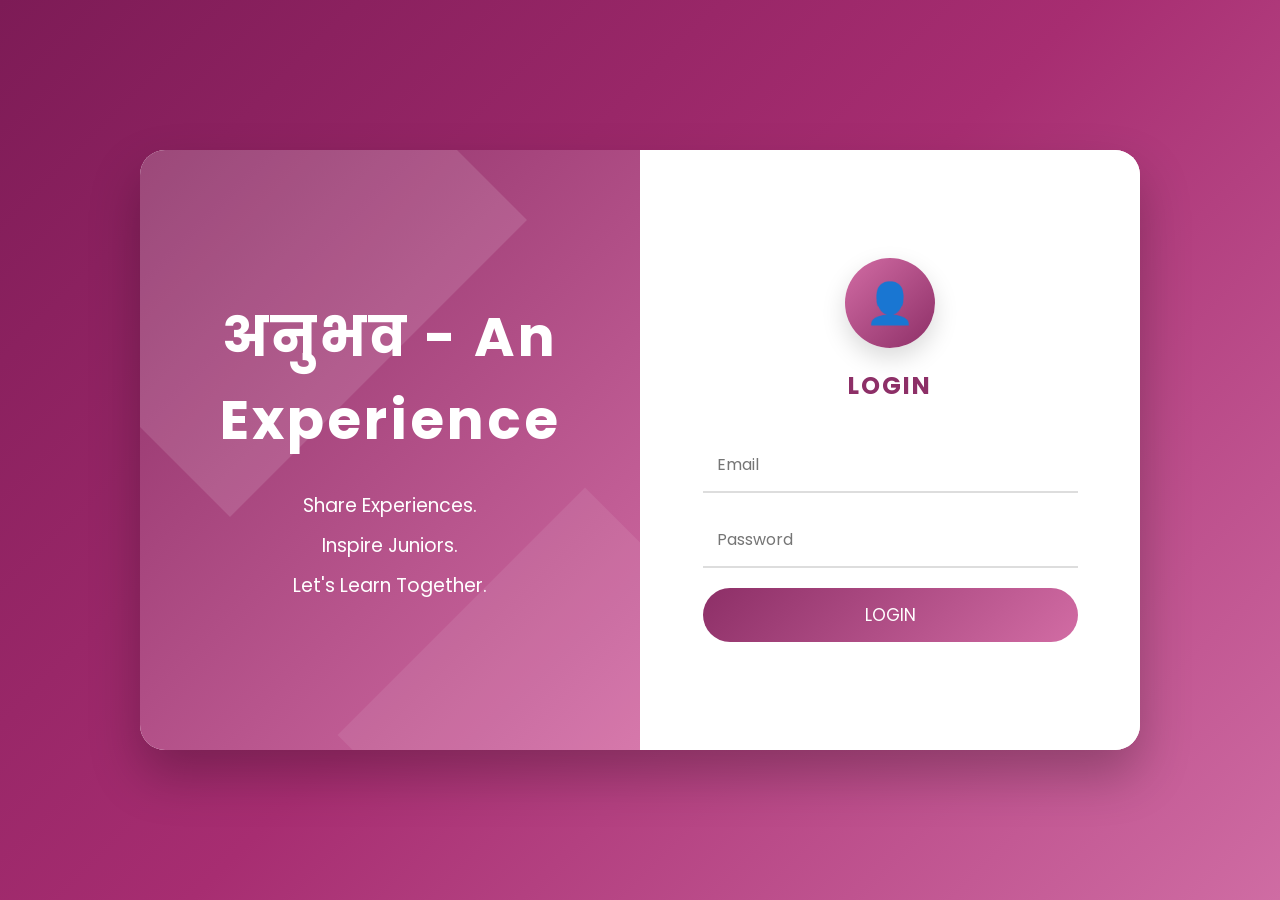
<file: index.html>
<!DOCTYPE html>
<html lang="en">

<head>

    <meta charset="UTF-8">
    <meta name="viewport" content="width=device-width, initial-scale=1.0">

    <title>Anubhav | Login</title>

    <link rel="stylesheet" href="css/login.css">

    <link href="https://fonts.googleapis.com/css2?family=Poppins:wght@300;400;500;600;700&display=swap" rel="stylesheet">

</head>

<body>

<div class="container">

    <div class="left">

        <div class="overlay">

            <h1>अनुभव - An Experience </h1>

            <p>
                Share Experiences.<br>
                Inspire Juniors.<br>
                Let's Learn Together.
            </p>

        </div>

    </div>


    <div class="right">

        <div class="login-card">

            <div class="avatar">
                👤
            </div>

            <h2>LOGIN</h2>

            <form id="loginForm">

                <input
                    type="email"
                    placeholder="Email"
                    required
                >

                <input
                    type="password"
                    placeholder="Password"
                    required
                >

                <button type="submit">
                    LOGIN
                </button>

            </form>

        </div>

    </div>

</div>

<script src="js/login.js"></script>

</body>

</html>
</file>
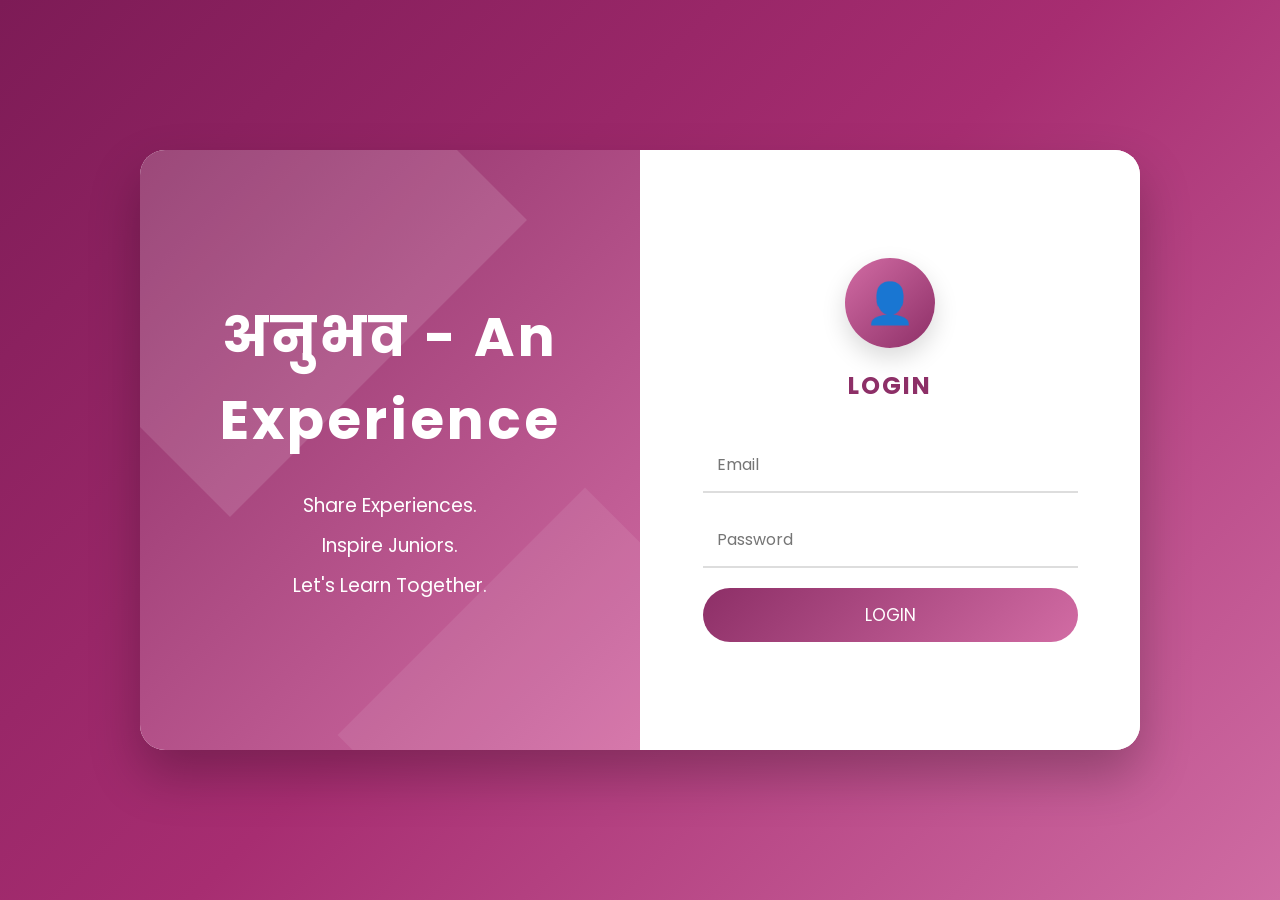
<file: html/index.html>
<!DOCTYPE html>
<html lang="en">

<head>

    <meta charset="UTF-8">
    <meta name="viewport" content="width=device-width, initial-scale=1.0">

    <title>Anubhav | Login</title>

    <link rel="stylesheet" href="../css/login.css">

    <link href="https://fonts.googleapis.com/css2?family=Poppins:wght@300;400;500;600;700&display=swap" rel="stylesheet">

</head>

<body>

<div class="container">

    <div class="left">

        <div class="overlay">

            <h1>अनुभव - An Experience </h1>

            <p>
                Share Experiences.<br>
                Inspire Juniors.<br>
                Let's Learn Together.
            </p>

        </div>

    </div>


    <div class="right">

        <div class="login-card">

            <div class="avatar">
                👤
            </div>

            <h2>LOGIN</h2>

            <form id="loginForm">

                <input
                    type="email"
                    placeholder="Email"
                    required
                >

                <input
                    type="password"
                    placeholder="Password"
                    required
                >

                <button type="submit">
                    LOGIN
                </button>

            </form>

        </div>

    </div>

</div>

<script src="../js/login.js"></script>

</body>

</html>
</file>
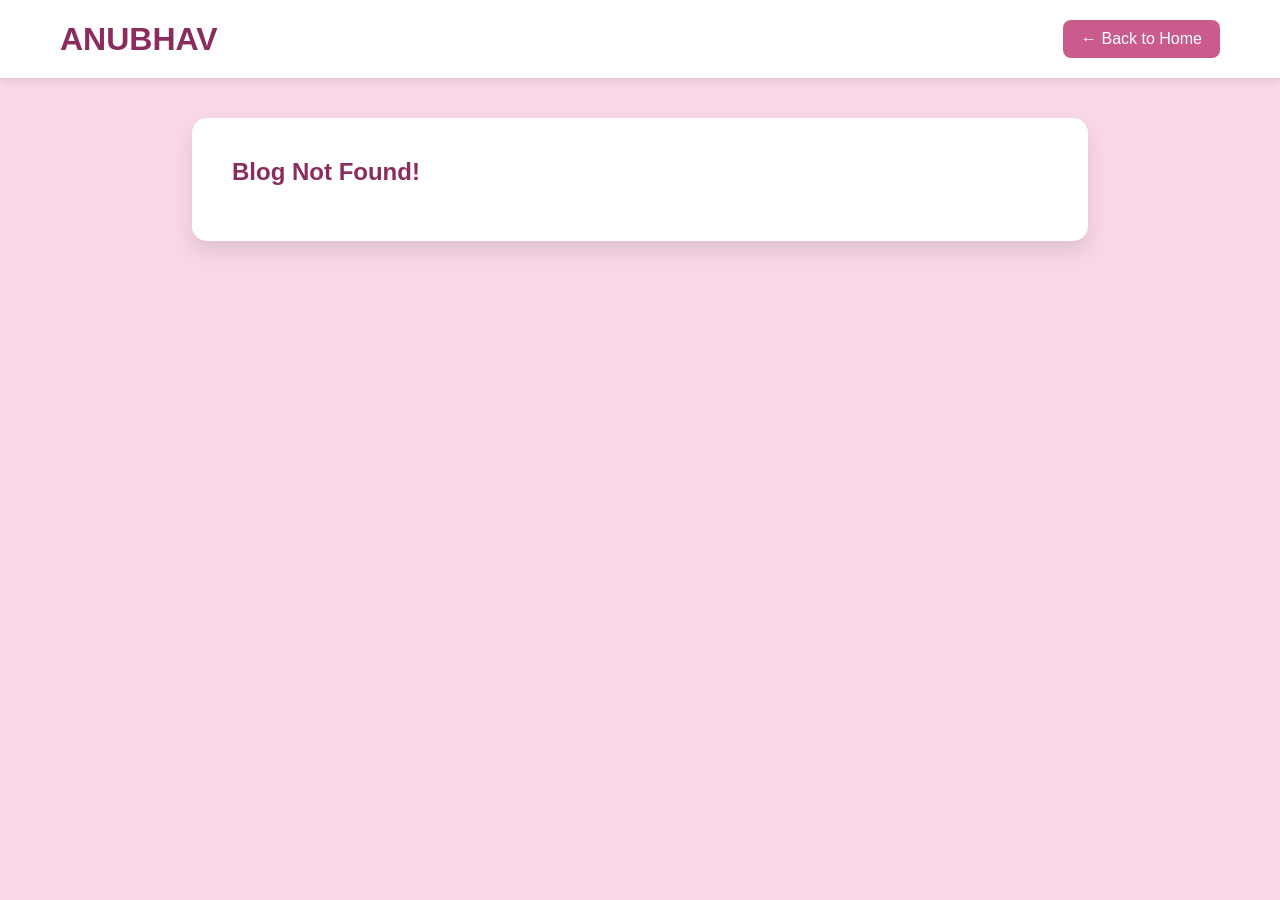
<file: blog.html>
<!DOCTYPE html>
<html lang="en">

<head>

    <meta charset="UTF-8">

    <meta name="viewport" content="width=device-width, initial-scale=1.0">

    <title>Experience | ANUBHAV</title>

    <link rel="stylesheet" href="css/blog.css">

</head>

<body>

<header>

    <h1>ANUBHAV</h1>

    <a href="home.html">← Back to Home</a>

</header>

<div class="container">

    <img id="blogImage">

    <h2 id="title"></h2>

    <div class="details">

        <span id="author"></span>

        <span id="batch"></span>

        <span id="category"></span>

        <span id="date"></span>

    </div>

    <div id="content"></div>

    <div class="learning-box">

        <h3>Key Learnings</h3>

        <ul id="learningList"></ul>

    </div>

</div>

<script src="js/blogs.js"></script>

<script src="js/blog.js"></script>

</body>

</html>
</file>
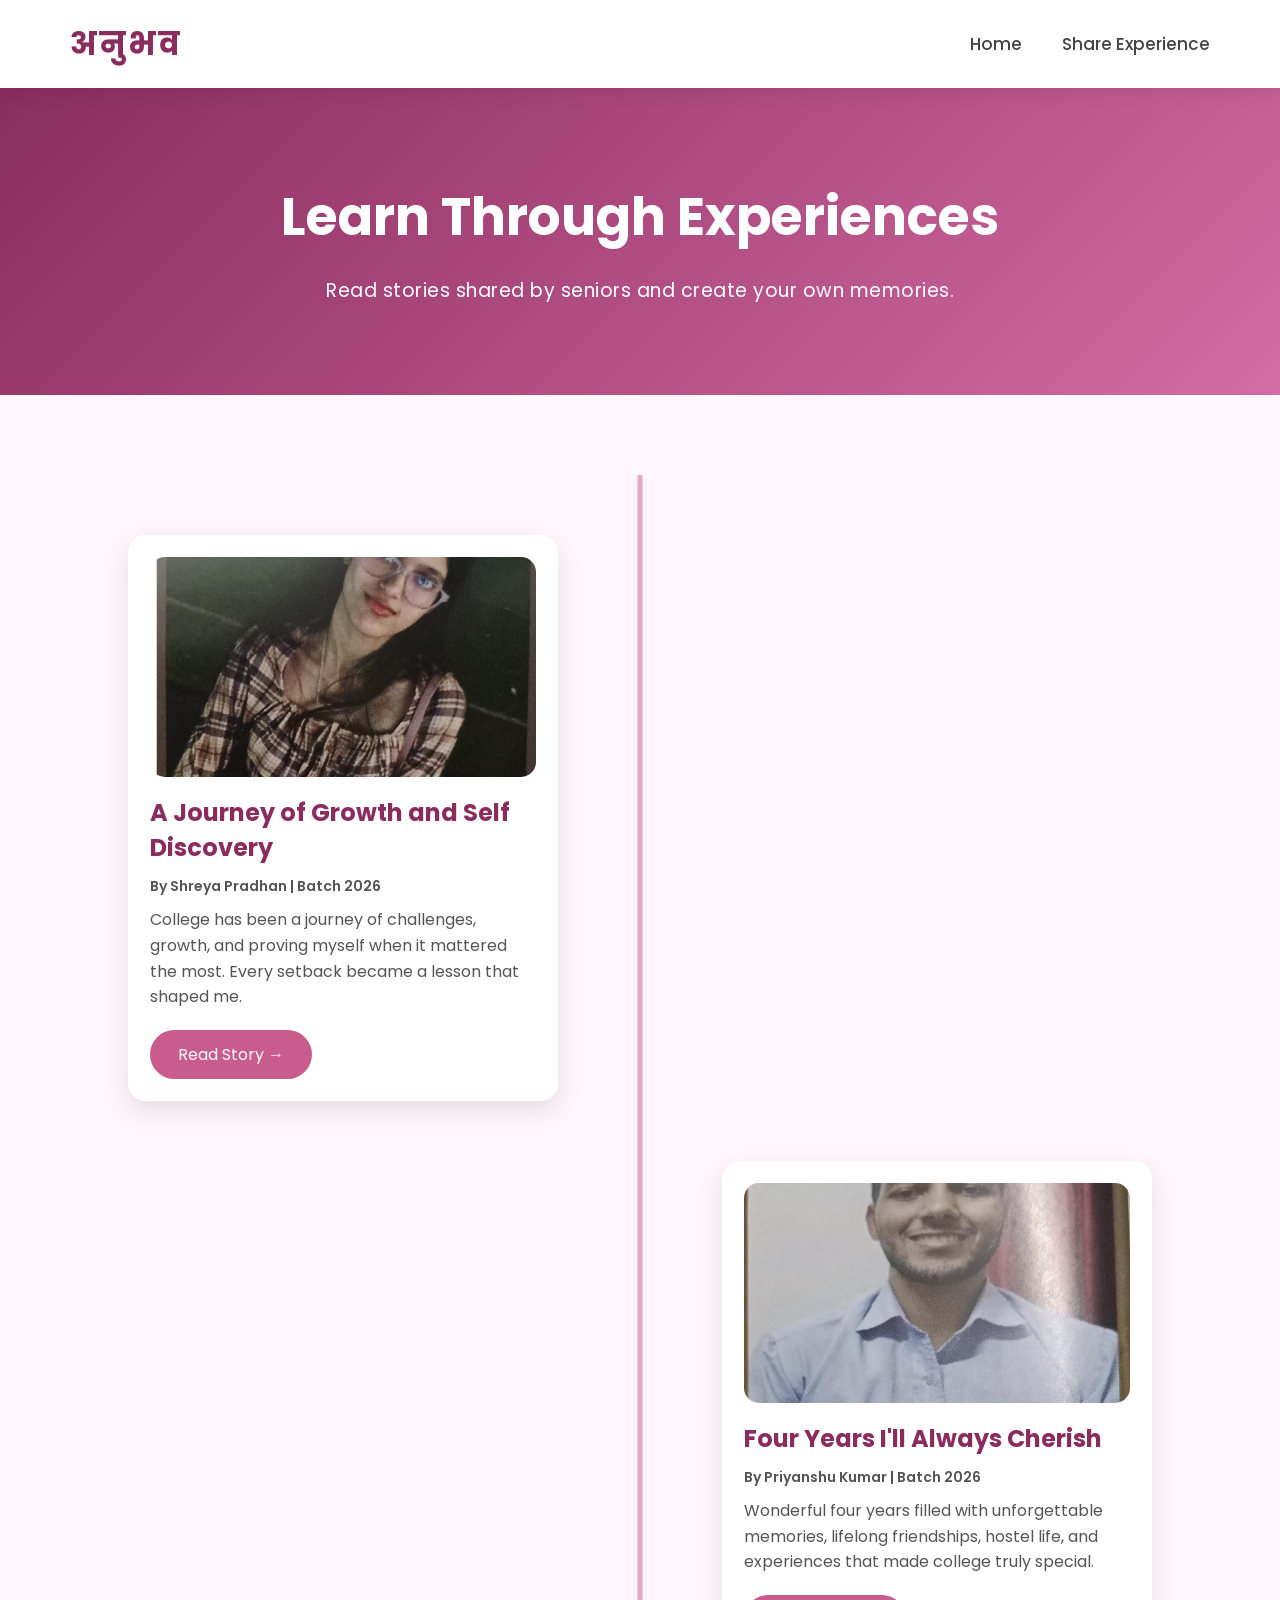
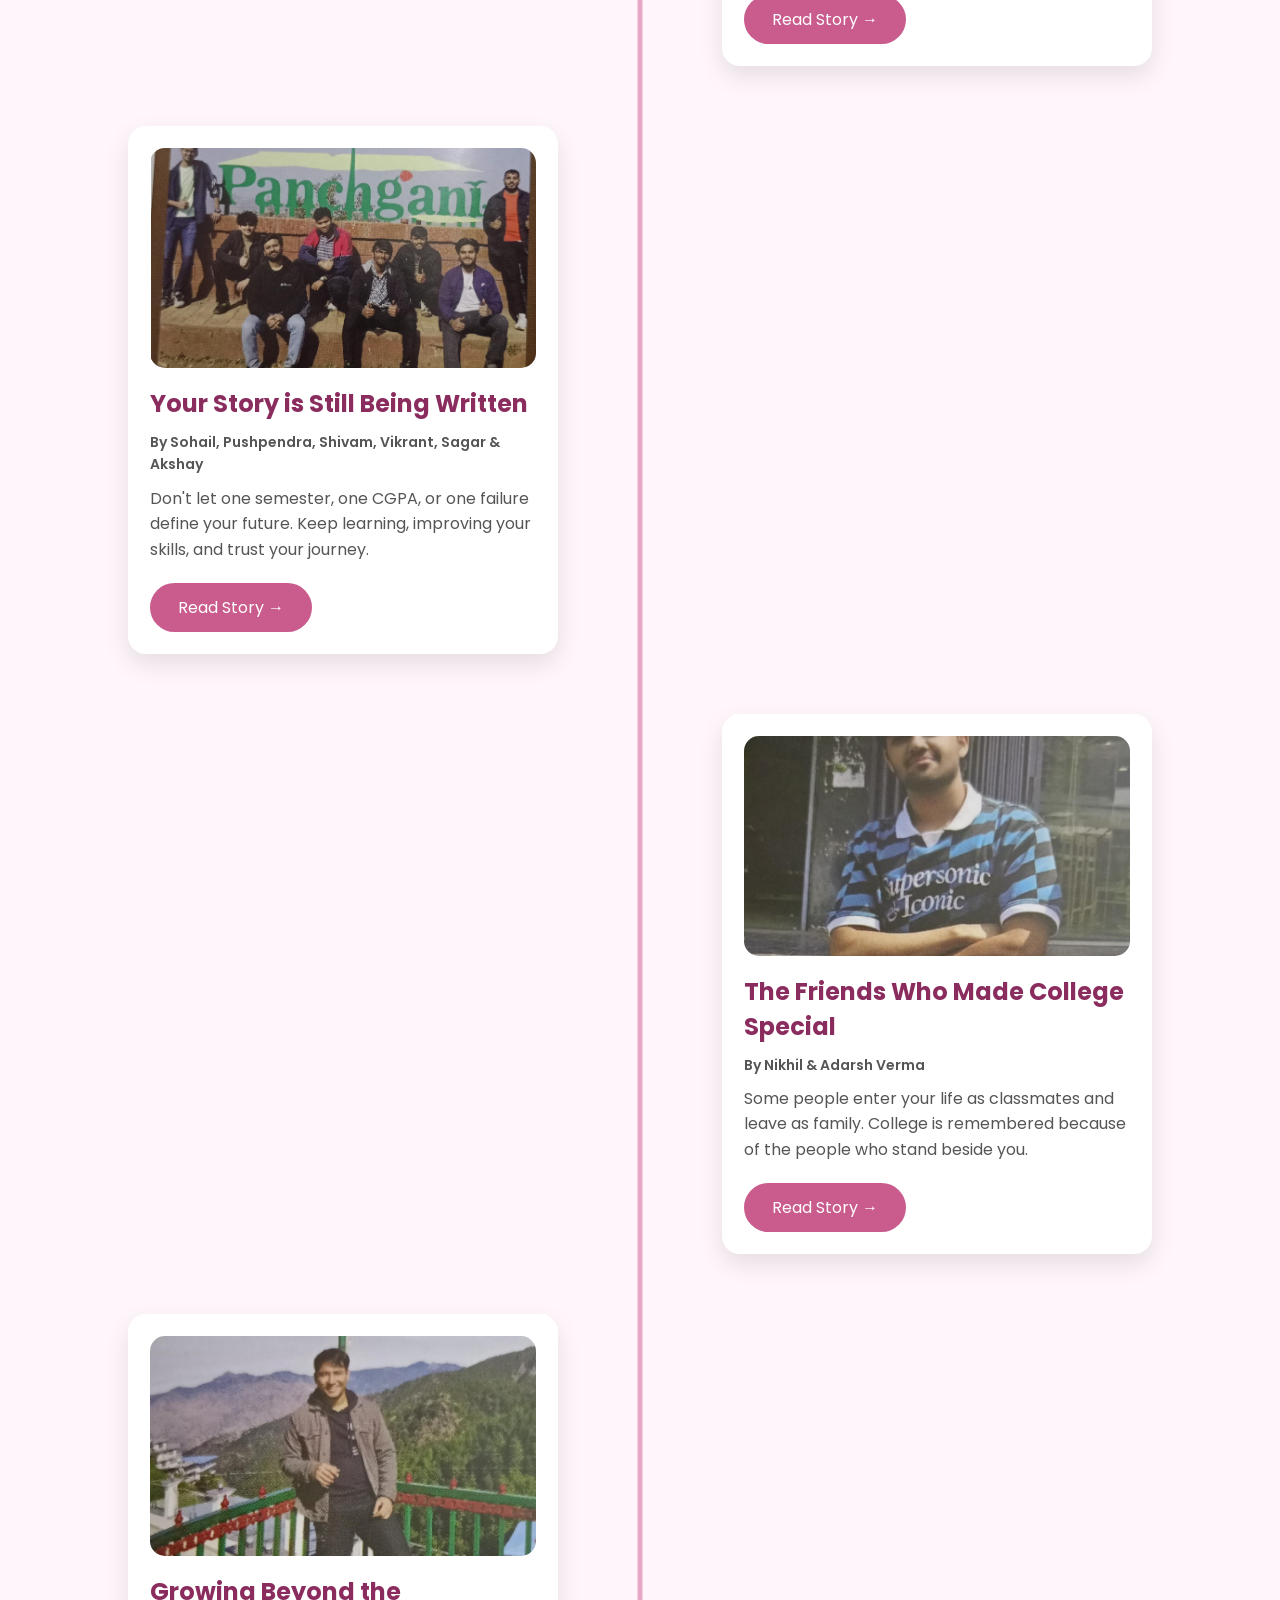
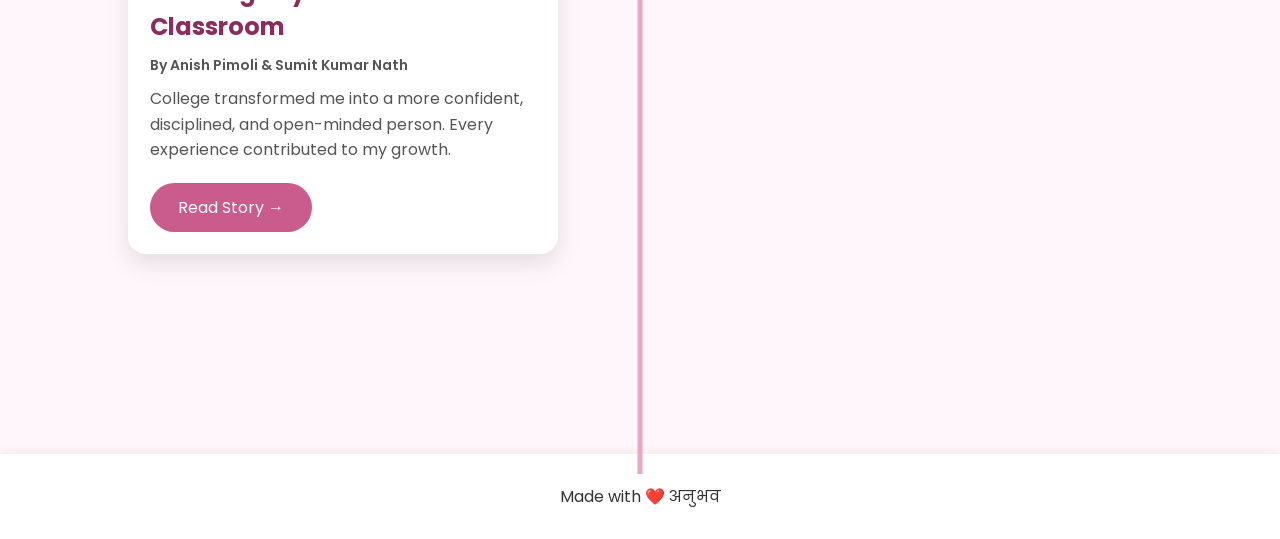
<file: home.html>
<!DOCTYPE html>
<html lang="en">

<head>

    <meta charset="UTF-8">
    <meta name="viewport" content="width=device-width, initial-scale=1.0">

    <title>Anubhav | Home</title>

    <link rel="stylesheet" href="css/home.css">

    <link href="https://fonts.googleapis.com/css2?family=Poppins:wght@300;400;500;600;700&display=swap" rel="stylesheet">

</head>

<body>

    <!-- ================= HEADER ================= -->

    <header>

        <div class="logo">
            अनुभव
        </div>

        <nav>

            <a href="home.html">Home</a>

            <a href="write.html">Share Experience</a>

        </nav>

    </header>

    <!-- ================= HERO ================= -->

    <section class="hero">

        <h1>Learn Through Experiences</h1>

        <p>

            Read stories shared by seniors and create your own memories.

        </p>

    </section>

    <!-- ================= TIMELINE ================= -->

    <section class="timeline">

    <!-- Blog 1 -->

    <div class="blog-card left">

        <div class="timeline-dot"></div>
<div class="blog-image">
    <img src="js/images/shreya.png" alt="Shreya Pradhan">
</div>
        <h2>A Journey of Growth and Self Discovery</h2>

        <p class="author">
            By Shreya Pradhan | Batch 2026
        </p>

        <p>
            College has been a journey of challenges, growth, and proving myself when it mattered the most. Every setback became a lesson that shaped me.
        </p>

        <a href="blog.html?id=1" class="read-btn">
            Read Story →
        </a>

    </div>



    <!-- Blog 2 -->

    <div class="blog-card right">

        <div class="timeline-dot"></div>

        <div class="blog-image">
            <img src="js/images/priyanshu.png" alt="Priyanshu Kumar">
        </div>

        <h2>Four Years I'll Always Cherish</h2>

        <p class="author">
            By Priyanshu Kumar | Batch 2026
        </p>

        <p>
            Wonderful four years filled with unforgettable memories, lifelong friendships, hostel life, and experiences that made college truly special.
        </p>

        <a href="blog.html?id=2" class="read-btn">
            Read Story →
        </a>

    </div>



    <!-- Blog 3 -->

    <div class="blog-card left">

        <div class="timeline-dot"></div>

        <div class="blog-image">
            <img src="js/images/pic3.png" alt="To All My Juniors">
        </div>

        <h2>Your Story is Still Being Written</h2>

        <p class="author">
            By Sohail, Pushpendra, Shivam, Vikrant, Sagar & Akshay
        </p>

        <p>
            Don't let one semester, one CGPA, or one failure define your future. Keep learning, improving your skills, and trust your journey.
        </p>

        <a href="blog.html?id=3" class="read-btn">
            Read Story →
        </a>

    </div>



    <!-- Blog 4 -->

    <div class="blog-card right">

        <div class="timeline-dot"></div>

        <div class="blog-image">
            <img src="js/images/pic4.png" alt="Nikhil & Adarsh Verma">
        </div>

        <h2>The Friends Who Made College Special</h2>

        <p class="author">
            By Nikhil & Adarsh Verma
        </p>

        <p>
            Some people enter your life as classmates and leave as family. College is remembered because of the people who stand beside you.
        </p>

        <a href="blog.html?id=4" class="read-btn">
            Read Story →
        </a>

    </div>



    <!-- Blog 5 -->

    <div class="blog-card left">

        <div class="timeline-dot"></div>

        <div class="blog-image">
            <img src="js/images/pic5.png" alt="Anish Pimoli & Sumit Kumar Nath">
        </div>

        <h2>Growing Beyond the Classroom</h2>

        <p class="author">
            By Anish Pimoli & Sumit Kumar Nath
        </p>

        <p>
            College transformed me into a more confident, disciplined, and open-minded person. Every experience contributed to my growth.
        </p>

        <a href="blog.html?id=5" class="read-btn">
            Read Story →
        </a>

    </div>

</section>

    <!-- ================= FOOTER ================= -->

    <footer>

        <p>

            Made with ❤️  अनुभव

        </p>

    </footer>

    <script src="js/home.js"></script>

</body>

</html>
</file>
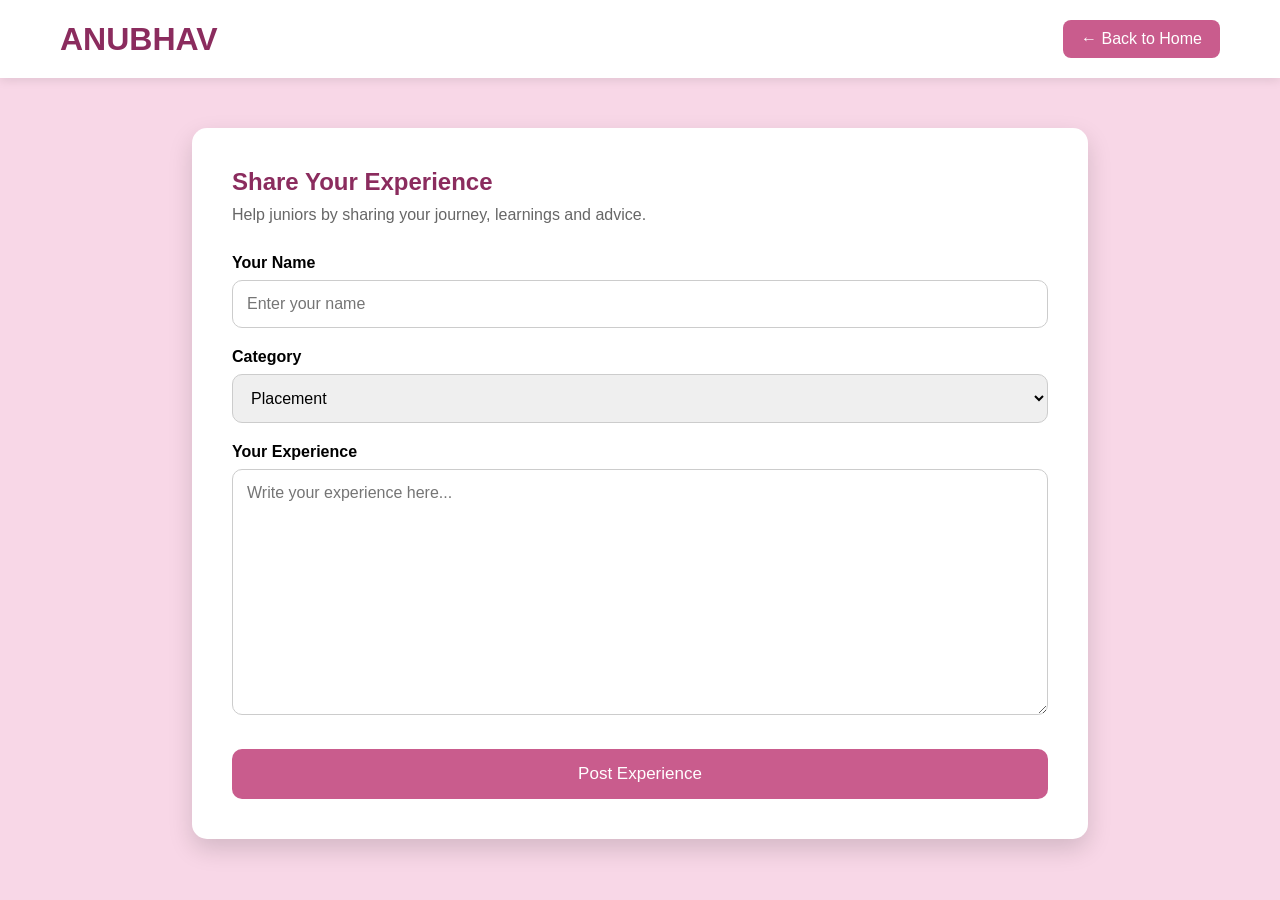
<file: write.html>
<!DOCTYPE html>
<html lang="en">
<head>
    <meta charset="UTF-8">
    <meta name="viewport" content="width=device-width, initial-scale=1.0">
    <title>Share Experience | ANUBHAV</title>

    <link rel="stylesheet" href="css/write.css">
</head>
<body>

    <!-- Header -->
    <header>

        <h1>ANUBHAV</h1>

        <a href="home.html" class="back-btn">← Back to Home</a>

    </header>

    <!-- Main Form -->

    <section class="form-container">

        <h2>Share Your Experience</h2>

        <p>
            Help juniors by sharing your journey, learnings and advice.
        </p>

        <form id="experienceForm">

            <label>Your Name</label>

            <input
                type="text"
                id="name"
                placeholder="Enter your name"
                required
            >

            <label>Category</label>

            <select id="category">

                <option>Placement</option>

                <option>Internship</option>

                <option>Hackathon</option>

                <option>College Life</option>

                <option>Higher Studies</option>

                <option>Other</option>

            </select>

            <label>Your Experience</label>

            <textarea
                id="experience"
                rows="12"
                placeholder="Write your experience here..."
                required
            ></textarea>

            <button type="submit">
                Post Experience
            </button>

        </form>

    </section>

    <script src="js/write.js"></script>

</body>
</html>
</file>
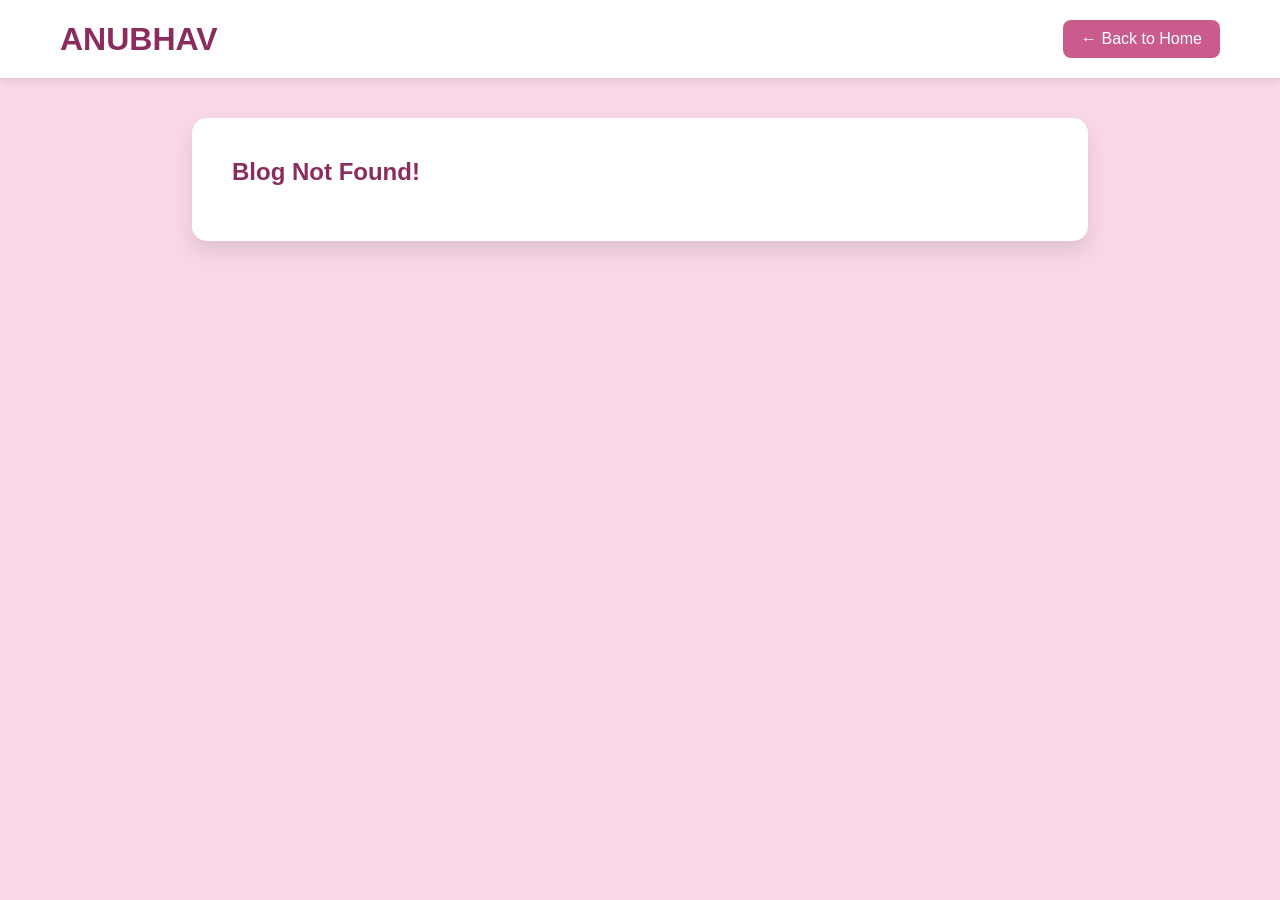
<file: html/blog.html>
<!DOCTYPE html>
<html lang="en">

<head>

    <meta charset="UTF-8">

    <meta name="viewport" content="width=device-width, initial-scale=1.0">

    <title>Experience | ANUBHAV</title>

    <link rel="stylesheet" href="../css/blog.css">

</head>

<body>

<header>

    <h1>ANUBHAV</h1>

    <a href="home.html">← Back to Home</a>

</header>

<div class="container">

    <img id="blogImage">

    <h2 id="title"></h2>

    <div class="details">

        <span id="author"></span>

        <span id="batch"></span>

        <span id="category"></span>

        <span id="date"></span>

    </div>

    <div id="content"></div>

    <div class="learning-box">

        <h3>Key Learnings</h3>

        <ul id="learningList"></ul>

    </div>

</div>

<script src="../js/blogs.js"></script>

<script src="../js/blog.js"></script>

</body>

</html>
</file>
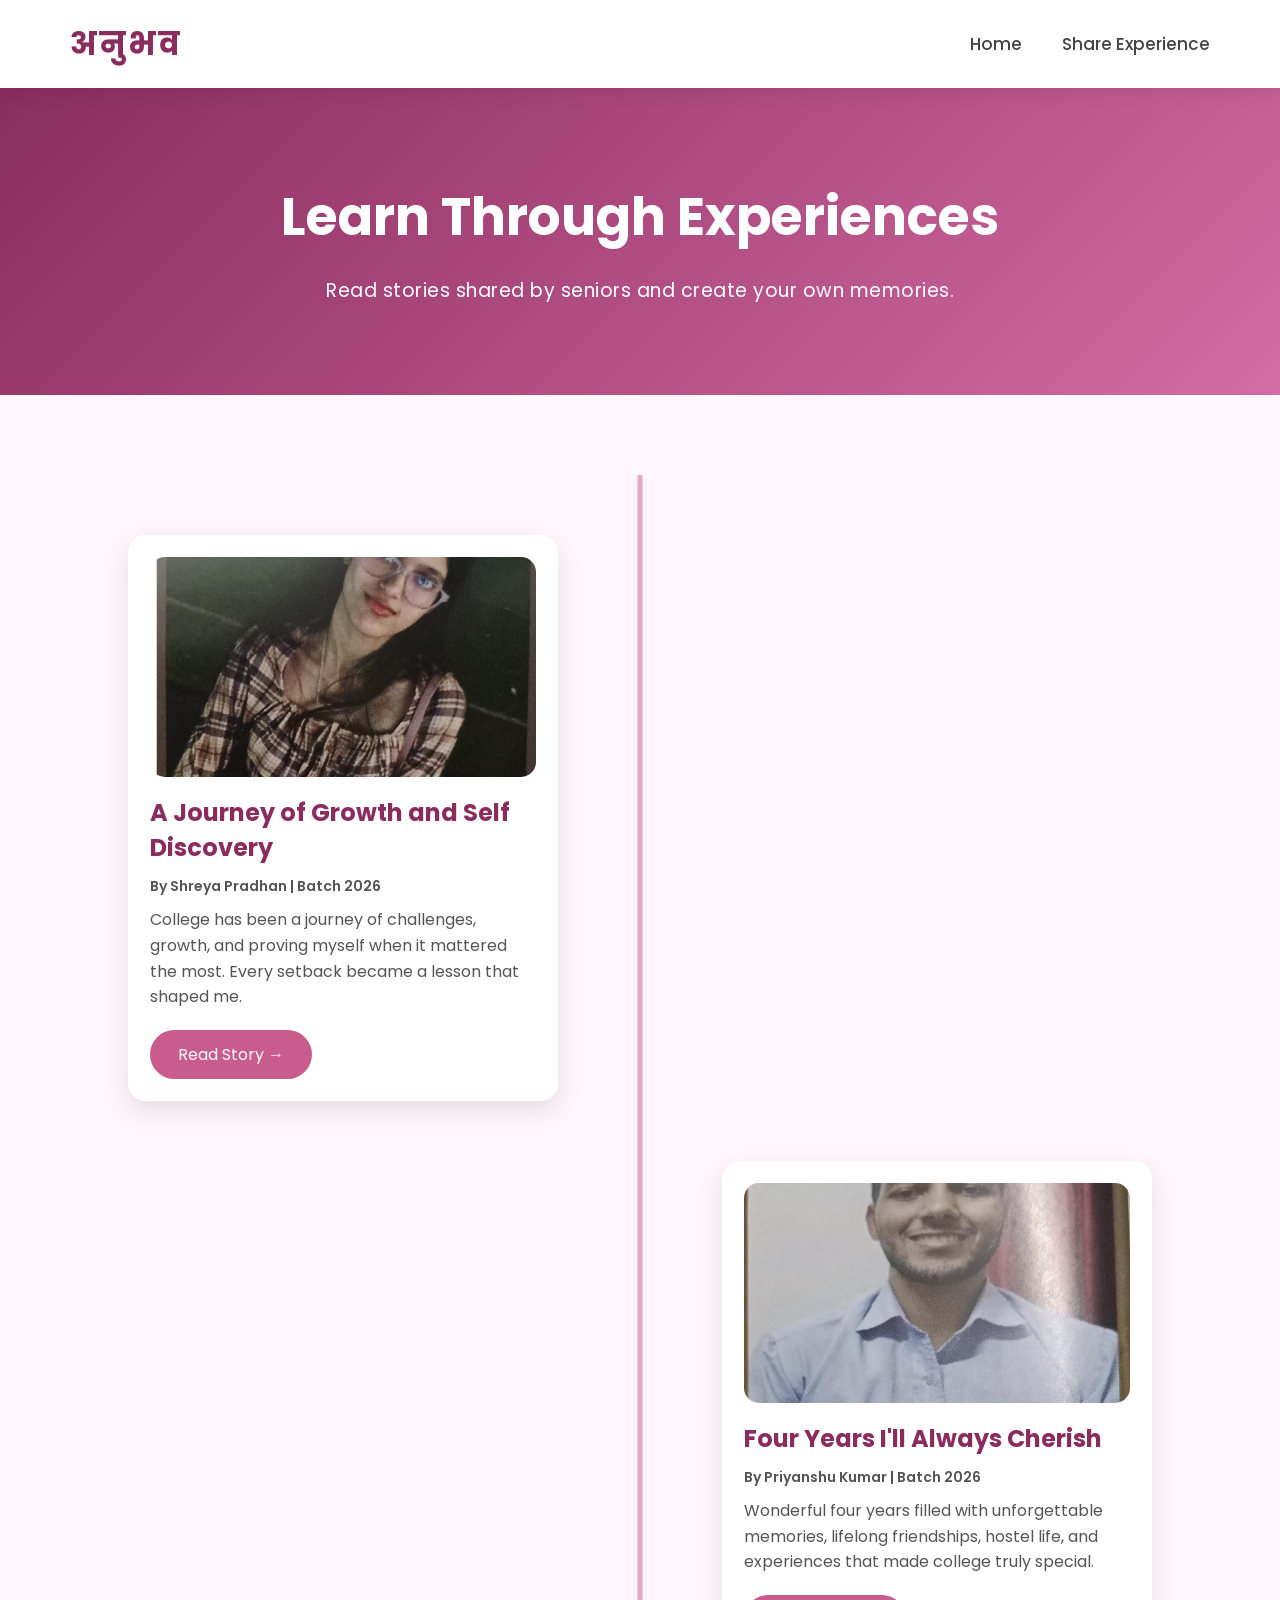
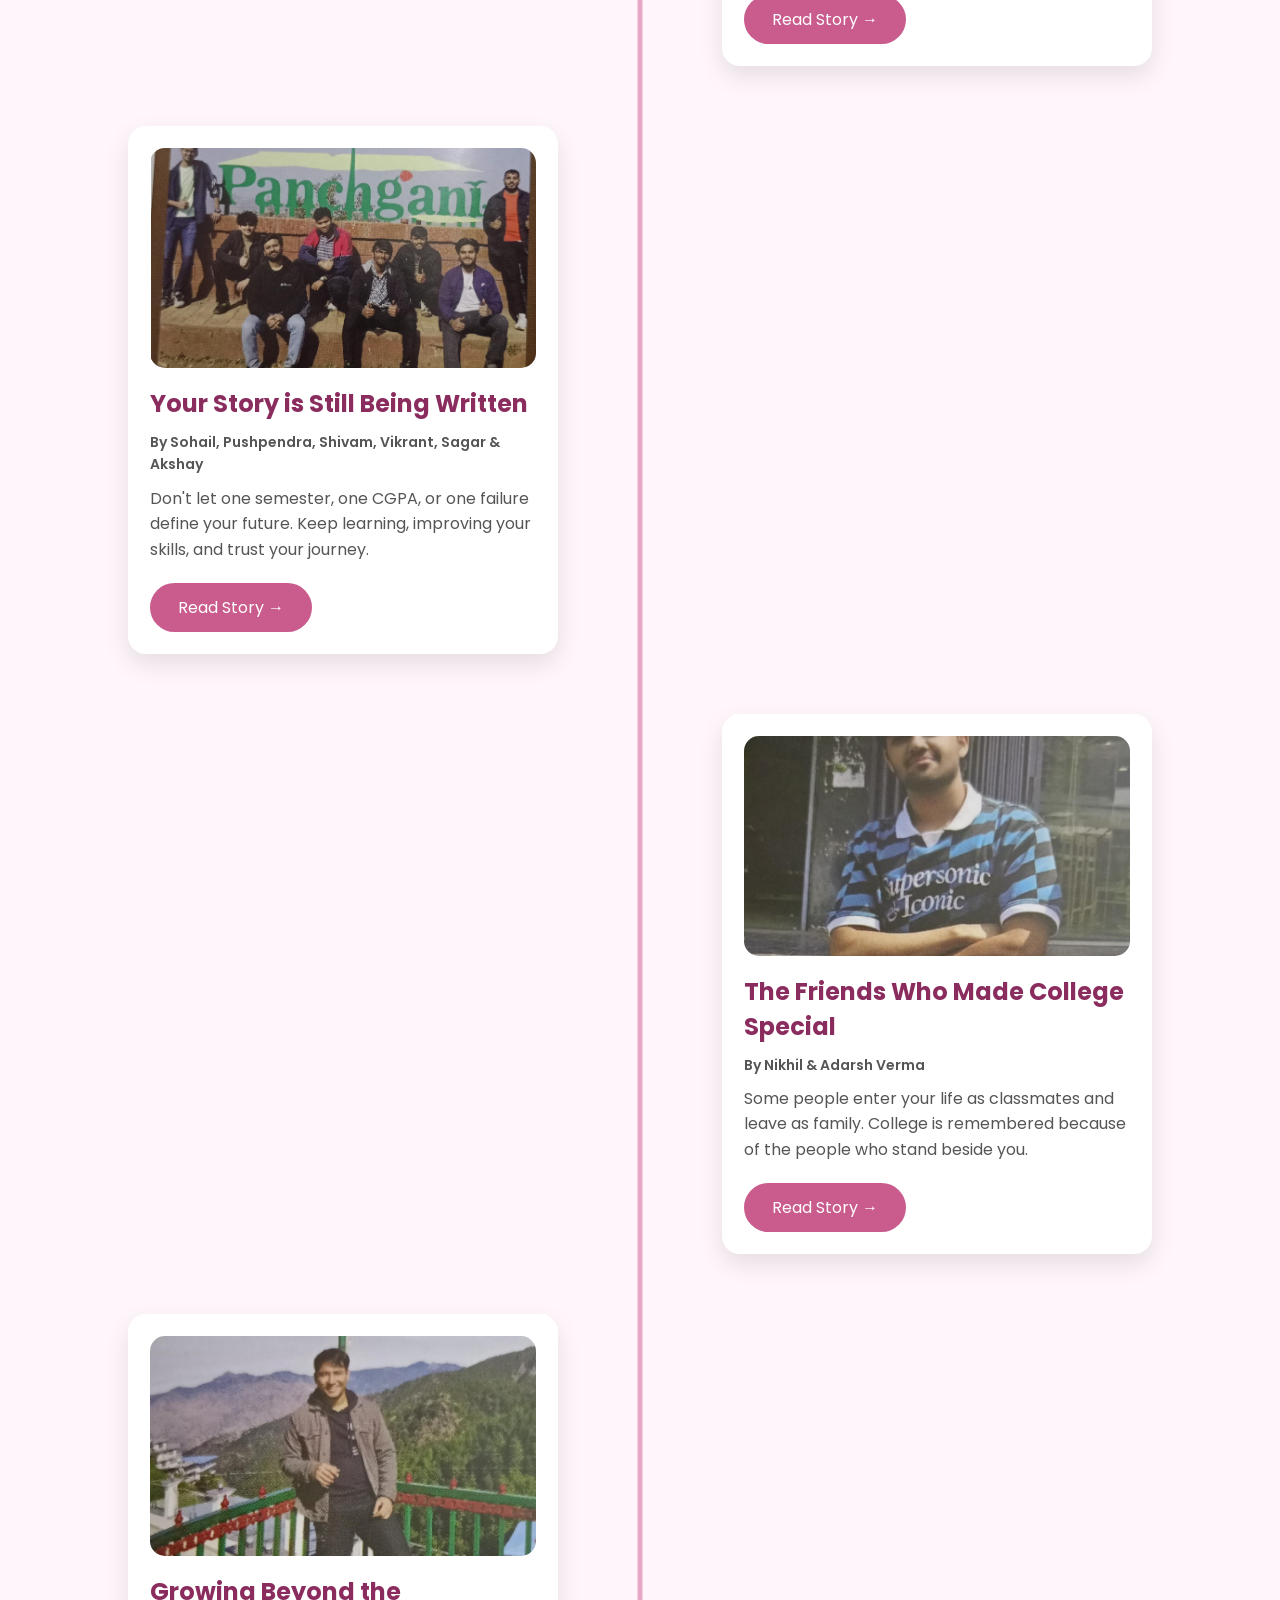
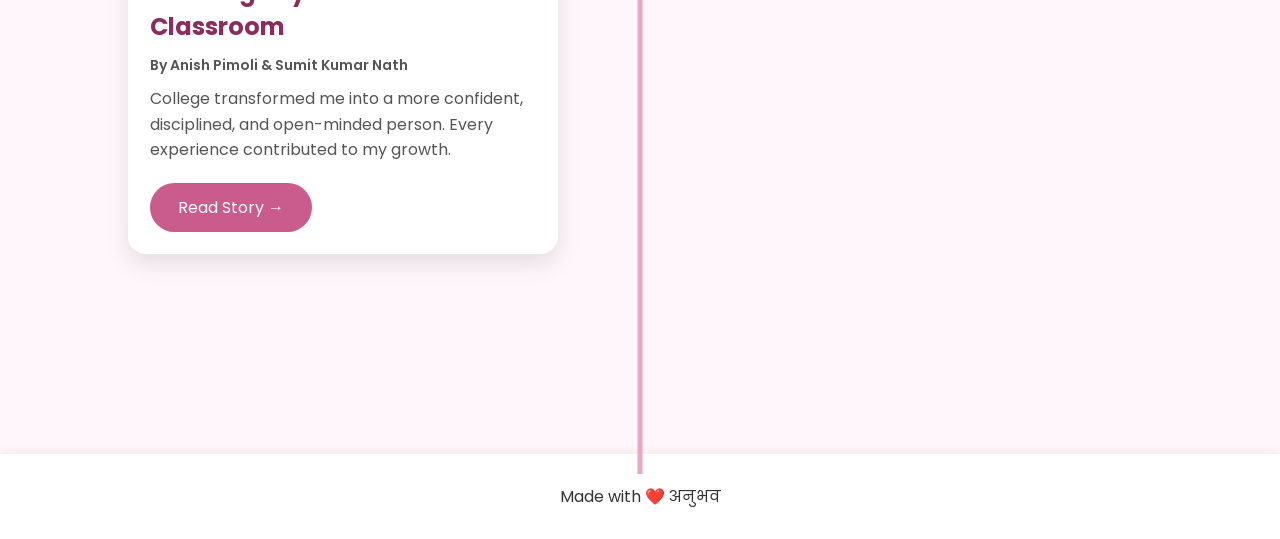
<file: html/home.html>
<!DOCTYPE html>
<html lang="en">

<head>

    <meta charset="UTF-8">
    <meta name="viewport" content="width=device-width, initial-scale=1.0">

    <title>Anubhav | Home</title>

    <link rel="stylesheet" href="../css/home.css">

    <link href="https://fonts.googleapis.com/css2?family=Poppins:wght@300;400;500;600;700&display=swap" rel="stylesheet">

</head>

<body>

    <!-- ================= HEADER ================= -->

    <header>

        <div class="logo">
            अनुभव
        </div>

        <nav>

            <a href="home.html">Home</a>

            <a href="write.html">Share Experience</a>

        </nav>

    </header>

    <!-- ================= HERO ================= -->

    <section class="hero">

        <h1>Learn Through Experiences</h1>

        <p>

            Read stories shared by seniors and create your own memories.

        </p>

    </section>

    <!-- ================= TIMELINE ================= -->

    <section class="timeline">

    <!-- Blog 1 -->

    <div class="blog-card left">

        <div class="timeline-dot"></div>
<div class="blog-image">
    <img src="../js/images/shreya.png" alt="Shreya Pradhan">
</div>
        <h2>A Journey of Growth and Self Discovery</h2>

        <p class="author">
            By Shreya Pradhan | Batch 2026
        </p>

        <p>
            College has been a journey of challenges, growth, and proving myself when it mattered the most. Every setback became a lesson that shaped me.
        </p>

        <a href="blog.html?id=1" class="read-btn">
            Read Story →
        </a>

    </div>



    <!-- Blog 2 -->

    <div class="blog-card right">

        <div class="timeline-dot"></div>

        <div class="blog-image">
            <img src="../js/images/priyanshu.png" alt="Priyanshu Kumar">
        </div>

        <h2>Four Years I'll Always Cherish</h2>

        <p class="author">
            By Priyanshu Kumar | Batch 2026
        </p>

        <p>
            Wonderful four years filled with unforgettable memories, lifelong friendships, hostel life, and experiences that made college truly special.
        </p>

        <a href="blog.html?id=2" class="read-btn">
            Read Story →
        </a>

    </div>



    <!-- Blog 3 -->

    <div class="blog-card left">

        <div class="timeline-dot"></div>

        <div class="blog-image">
            <img src="../js/images/pic3.png" alt="To All My Juniors">
        </div>

        <h2>Your Story is Still Being Written</h2>

        <p class="author">
            By Sohail, Pushpendra, Shivam, Vikrant, Sagar & Akshay
        </p>

        <p>
            Don't let one semester, one CGPA, or one failure define your future. Keep learning, improving your skills, and trust your journey.
        </p>

        <a href="blog.html?id=3" class="read-btn">
            Read Story →
        </a>

    </div>



    <!-- Blog 4 -->

    <div class="blog-card right">

        <div class="timeline-dot"></div>

        <div class="blog-image">
            <img src="../js/images/pic4.png" alt="Nikhil & Adarsh Verma">
        </div>

        <h2>The Friends Who Made College Special</h2>

        <p class="author">
            By Nikhil & Adarsh Verma
        </p>

        <p>
            Some people enter your life as classmates and leave as family. College is remembered because of the people who stand beside you.
        </p>

        <a href="blog.html?id=4" class="read-btn">
            Read Story →
        </a>

    </div>



    <!-- Blog 5 -->

    <div class="blog-card left">

        <div class="timeline-dot"></div>

        <div class="blog-image">
            <img src="../js/images/pic5.png" alt="Anish Pimoli & Sumit Kumar Nath">
        </div>

        <h2>Growing Beyond the Classroom</h2>

        <p class="author">
            By Anish Pimoli & Sumit Kumar Nath
        </p>

        <p>
            College transformed me into a more confident, disciplined, and open-minded person. Every experience contributed to my growth.
        </p>

        <a href="blog.html?id=5" class="read-btn">
            Read Story →
        </a>

    </div>

</section>

    <!-- ================= FOOTER ================= -->

    <footer>

        <p>

            Made with ❤️  अनुभव

        </p>

    </footer>

    <script src="../js/home.js"></script>

</body>

</html>
</file>
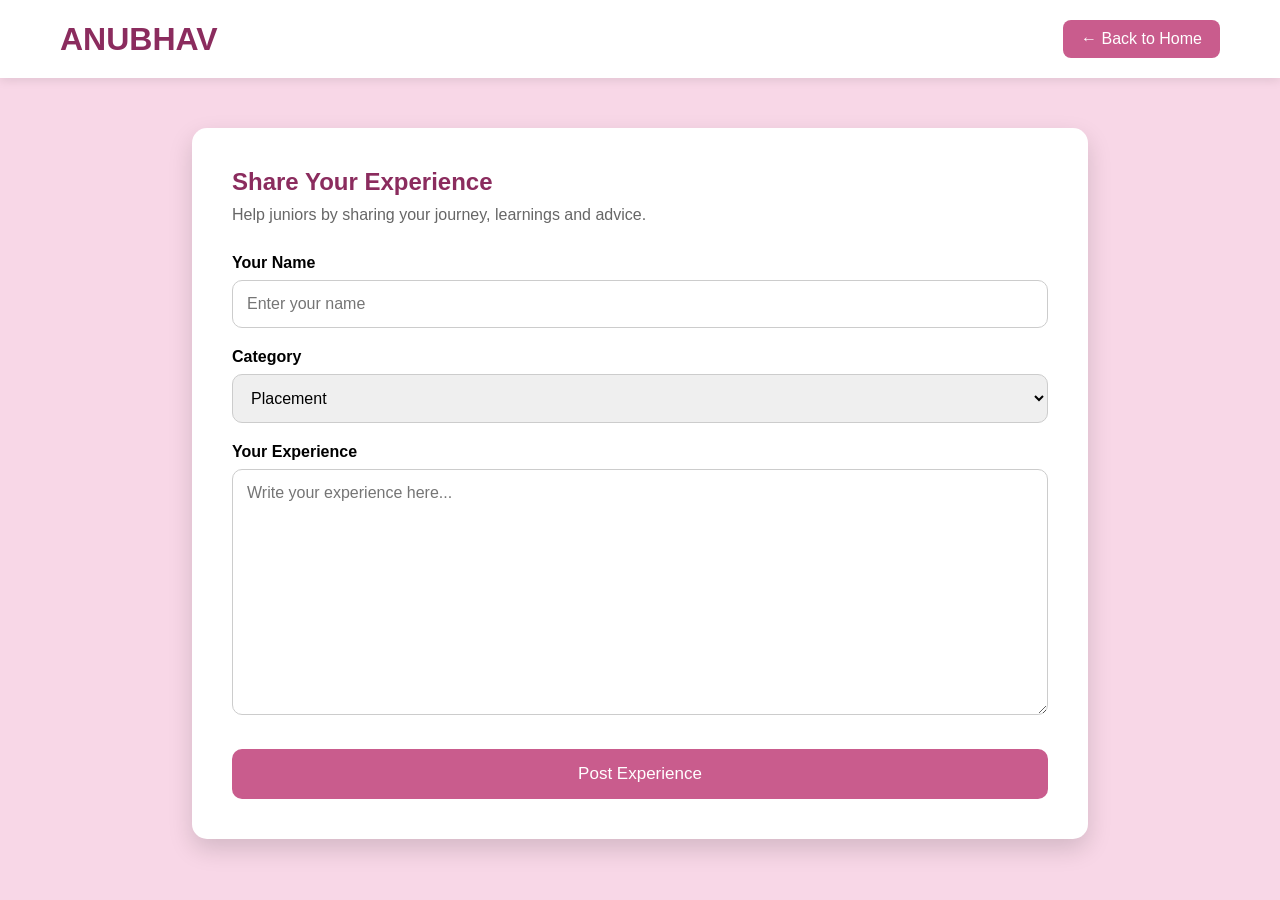
<file: html/write.html>
<!DOCTYPE html>
<html lang="en">
<head>
    <meta charset="UTF-8">
    <meta name="viewport" content="width=device-width, initial-scale=1.0">
    <title>Share Experience | ANUBHAV</title>

    <link rel="stylesheet" href="../css/write.css">
</head>
<body>

    <!-- Header -->
    <header>

        <h1>ANUBHAV</h1>

        <a href="home.html" class="back-btn">← Back to Home</a>

    </header>

    <!-- Main Form -->

    <section class="form-container">

        <h2>Share Your Experience</h2>

        <p>
            Help juniors by sharing your journey, learnings and advice.
        </p>

        <form id="experienceForm">

            <label>Your Name</label>

            <input
                type="text"
                id="name"
                placeholder="Enter your name"
                required
            >

            <label>Category</label>

            <select id="category">

                <option>Placement</option>

                <option>Internship</option>

                <option>Hackathon</option>

                <option>College Life</option>

                <option>Higher Studies</option>

                <option>Other</option>

            </select>

            <label>Your Experience</label>

            <textarea
                id="experience"
                rows="12"
                placeholder="Write your experience here..."
                required
            ></textarea>

            <button type="submit">
                Post Experience
            </button>

        </form>

    </section>

    <script src="../js/write.js"></script>

</body>
</html>
</file>
<file: css/login.css>
*{
    margin:0;
    padding:0;
    box-sizing:border-box;
    font-family:'Poppins',sans-serif;
}

body{

    height:100vh;

    display:flex;

    justify-content:center;

    align-items:center;

    background:linear-gradient(135deg,#7d1b56,#a72d71,#cf6ca3);

}

/* ====================== */

.container{

    width:1000px;

    height:600px;

    background:white;

    border-radius:25px;

    overflow:hidden;

    display:flex;

    box-shadow:0px 25px 50px rgba(0,0,0,.25);

}

/* ====================== */

.left{

    flex:1;

    position:relative;

    overflow:hidden;

    background:linear-gradient(135deg,#8d2f67,#d26ca4);

}

/* Decorative Shapes */

.left::before{

    content:"";

    position:absolute;

    width:420px;

    height:420px;

    background:rgba(255,255,255,.12);

    transform:rotate(45deg);

    top:-140px;

    left:-120px;

}

.left::after{

    content:"";

    position:absolute;

    width:350px;

    height:350px;

    background:rgba(255,255,255,.08);

    transform:rotate(45deg);

    bottom:-160px;

    right:-120px;

}

.overlay{

    position:relative;

    z-index:2;

    height:100%;

    display:flex;

    flex-direction:column;

    justify-content:center;

    align-items:center;

    color:white;

    text-align:center;

    padding:40px;

}

.overlay h1{

    font-size:55px;

    letter-spacing:3px;

    margin-bottom:25px;

}

.overlay p{

    font-size:19px;

    line-height:40px;

}

/* ====================== */

.right{

    flex:1;

    display:flex;

    justify-content:center;

    align-items:center;

    background:#fff;

}

/* ====================== */

.login-card{

    width:75%;

    text-align:center;

}

.avatar{

    width:90px;

    height:90px;

    margin:auto;

    border-radius:50%;

    background:linear-gradient(135deg,#d26ca4,#8d2f67);

    display:flex;

    justify-content:center;

    align-items:center;

    font-size:40px;

    color:white;

    box-shadow:0px 10px 25px rgba(0,0,0,.15);

    margin-bottom:20px;

}

.login-card h2{

    color:#8d2f67;

    margin-bottom:35px;

    letter-spacing:2px;

}

.login-card input{

    width:100%;

    padding:14px;

    margin-bottom:20px;

    border:none;

    border-bottom:2px solid #ddd;

    outline:none;

    font-size:16px;

    transition:.3s;

}

.login-card input:focus{

    border-color:#d26ca4;

}

/* ====================== */

button{

    width:100%;

    padding:14px;

    border:none;

    border-radius:30px;

    background:linear-gradient(135deg,#8d2f67,#d26ca4);

    color:white;

    font-size:17px;

    cursor:pointer;

    transition:.3s;

}

button:hover{

    transform:translateY(-3px);

    box-shadow:0px 8px 18px rgba(141,47,103,.35);

}

/* ====================== */

@media(max-width:900px){

.container{

    flex-direction:column;

    width:95%;

    height:auto;

}

.left{

    height:250px;

}

.right{

    padding:40px 0;

}

.login-card{

    width:85%;

}

}
</file>
<file: css/blog.css>
*{
    margin:0;
    padding:0;
    box-sizing:border-box;
    font-family:Poppins,sans-serif;
}

body{

    background:#F8D7E7;

}

header{

    background:white;

    padding:20px 60px;

    display:flex;

    justify-content:space-between;

    align-items:center;

    box-shadow:0 2px 10px rgba(0,0,0,.1);

}

header h1{

    color:#8B2C5E;

}

header a{

    text-decoration:none;

    color:white;

    background:#C95C8D;

    padding:10px 18px;

    border-radius:8px;

}

.container{

    width:70%;

    margin:40px auto;

    background:white;

    padding:40px;

    border-radius:15px;

    box-shadow:0 10px 20px rgba(0,0,0,.1);

}

#blogImage{

    width:100%;

    height:400px;

    object-fit:cover;

    border-radius:15px;

    margin-bottom:25px;

}

h2{

    color:#8B2C5E;

    margin-bottom:15px;

}

.details{

    display:flex;

    gap:20px;

    color:#777;

    margin-bottom:30px;

    flex-wrap:wrap;

}

#content p{

    line-height:1.8;

    margin-bottom:18px;

}

.learning-box{

    margin-top:40px;

    background:#FFF4F8;

    padding:20px;

    border-left:5px solid #C95C8D;

    border-radius:10px;

}

.learning-box h3{

    color:#8B2C5E;

    margin-bottom:15px;

}

.learning-box li{

    margin-bottom:10px;

}
</file>
<file: css/home.css>
/* ===========================
        GOOGLE FONT & RESET
=========================== */

*{
    margin:0;
    padding:0;
    box-sizing:border-box;
    font-family:'Poppins',sans-serif;
}

html{
    scroll-behavior:smooth;
}

body{
    background:#FFF6FB;
    color:#333;
}

/* ===========================
            HEADER
=========================== */

header{

    width:100%;

    padding:20px 70px;

    background:white;

    display:flex;

    justify-content:space-between;

    align-items:center;

    position:sticky;

    top:0;

    z-index:1000;

    box-shadow:0 4px 15px rgba(0,0,0,.08);

}

.logo{

    font-size:32px;

    font-weight:700;

    color:#8B2C5E;

    letter-spacing:2px;

}

nav{

    display:flex;

    gap:40px;

}

nav a{

    text-decoration:none;

    color:#444;

    font-size:17px;

    font-weight:500;

    transition:.3s;

}

nav a:hover{

    color:#C95C8D;

}

/* ===========================
            HERO
=========================== */

.hero{

    background:linear-gradient(135deg,#8B2C5E,#D26CA4);

    color:white;

    text-align:center;

    padding:90px 20px;

}

.hero h1{

    font-size:52px;

    margin-bottom:20px;

}

.hero p{

    font-size:19px;

    letter-spacing:.5px;

}

/* ===========================
        TIMELINE
=========================== */

.timeline{

    width:80%;

    margin:auto;

    padding:80px 0;

    position:relative;

}

/* Vertical Line */

.timeline::before{

    content:"";

    position:absolute;

    left:50%;

    transform:translateX(-50%);

    width:5px;

    height:100%;

    background:#E7A7C7;

}

/* ===========================
        BLOG CARD
=========================== */

.blog-card{

    width:42%;

    background:white;

    padding:22px;

    border-radius:18px;

    box-shadow:0 10px 25px rgba(0,0,0,.10);

    margin:60px 0;

    position:relative;

    transition:.35s;

}

.blog-card:hover{

    transform:translateY(-10px);

    box-shadow:0 18px 35px rgba(0,0,0,.18);

}

/* Left Card */

.left{

    margin-right:auto;

}

/* Right Card */

.right{

    margin-left:auto;

}

/* ===========================
        TIMELINE DOT
=========================== */

.timeline-dot{

    width:22px;

    height:22px;

    border-radius:50%;

    background:#C95C8D;

    position:absolute;

    top:45%;

    border:5px solid white;

    box-shadow:0 0 10px rgba(0,0,0,.2);

}

.left .timeline-dot{

    right:-58px;

}

.right .timeline-dot{

    left:-58px;

}

/* ===========================
        IMAGE
=========================== */

.blog-image{

    width:100%;

    height:220px;

    border-radius:15px;

    background:#F7D9E9;

    display:flex;

    justify-content:center;

    align-items:center;

    font-size:24px;

    color:#8B2C5E;

    margin-bottom:18px;

    overflow:hidden;

}

.blog-image img{

    width:100%;

    height:100%;

    object-fit:cover;

}

/* ===========================
        CONTENT
=========================== */

.blog-card h2{

    color:#8B2C5E;

    margin-bottom:8px;

}

.author{

    color:#777;

    font-size:14px;

    margin-bottom:18px;

}

.blog-card p{

    line-height:28px;

}

/* ===========================
        BUTTON
=========================== */

.read-btn{

    display:inline-block;

    margin-top:20px;

    padding:12px 28px;

    border-radius:30px;

    background:#C95C8D;

    color:white;

    text-decoration:none;

    transition:.3s;

}

.read-btn:hover{

    background:#8B2C5E;

}

/* ===========================
            FOOTER
=========================== */

footer{

    background:white;

    padding:30px;

    text-align:center;

    margin-top:60px;

    box-shadow:0 -2px 10px rgba(0,0,0,.05);

}

/* ===========================
        RESPONSIVE
=========================== */

@media(max-width:900px){

header{

    flex-direction:column;

    gap:20px;

    padding:20px;

}

.hero h1{

    font-size:36px;

}

.timeline{

    width:95%;

}

.timeline::before{

    left:20px;

}

.blog-card{

    width:calc(100% - 60px);

    margin-left:60px !important;

}

.timeline-dot{

    left:-52px !important;

}

}
/* ==========================
     SCROLL ANIMATION
========================== */

.blog-card{

    opacity:0;

    transform:translateY(40px);

    transition:all .8s ease;

}

.blog-card.show{

    opacity:1;

    transform:translateY(0);

}

/* ==========================
      ACTIVE NAV LINK
========================== */

nav a.active{

    color:#8B2C5E;

    font-weight:600;

    border-bottom:2px solid #C95C8D;

}
nav a.active{

    color:#8B2C5E;

    border-bottom:2px solid #C95C8D;

}

.blog-card{

    cursor:pointer;

}

.blog-image{

    width:100%;

    height:220px;

    overflow:hidden;

    border-radius:12px;

    margin-bottom:18px;

}

.blog-image img{

    width:100%;

    height:100%;

    object-fit:cover;

    transition:.4s;

}

.blog-card:hover .blog-image img{

    transform:scale(1.05);

}

.author{

    color:#8B2C5E;

    font-weight:600;

    margin:10px 0;

}

.blog-card p{

    line-height:1.6;

    color:#555;

}
.blog-image{

    width:100%;
    height:220px;
    overflow:hidden;
    border-radius:15px;
    margin-bottom:18px;

}

.blog-image img{

    width:100%;
    height:100%;
    object-fit:cover;
    display:block;
    transition:0.4s;

}

.blog-card:hover .blog-image img{

    transform:scale(1.05);

}

.author{

    font-weight:600;
    color:#d63384;
    margin-bottom:10px;

}

.blog-card{

    overflow:hidden;

}
</file>
<file: css/write.css>
*{
    margin:0;
    padding:0;
    box-sizing:border-box;
    font-family:'Poppins',sans-serif;
}

body{

    background:#F8D7E7;
}

/* Header */

header{

    display:flex;

    justify-content:space-between;

    align-items:center;

    padding:20px 60px;

    background:white;

    box-shadow:0 2px 10px rgba(0,0,0,.1);

}

header h1{

    color:#8B2C5E;

}

.back-btn{

    text-decoration:none;

    color:white;

    background:#C95C8D;

    padding:10px 18px;

    border-radius:8px;

    transition:.3s;
}

.back-btn:hover{

    background:#8B2C5E;

}

/* Form */

.form-container{

    width:70%;

    margin:50px auto;

    background:white;

    padding:40px;

    border-radius:15px;

    box-shadow:0 10px 25px rgba(0,0,0,.15);

}

.form-container h2{

    color:#8B2C5E;

    margin-bottom:10px;

}

.form-container p{

    margin-bottom:30px;

    color:#666;

}

label{

    display:block;

    margin-top:20px;

    margin-bottom:8px;

    font-weight:600;

}

input,
select,
textarea{

    width:100%;

    padding:14px;

    border:1px solid #ccc;

    border-radius:10px;

    font-size:16px;

    outline:none;

}

input:focus,
select:focus,
textarea:focus{

    border:2px solid #C95C8D;

}

textarea{

    resize:vertical;

}

button{

    margin-top:30px;

    width:100%;

    padding:15px;

    background:#C95C8D;

    color:white;

    border:none;

    border-radius:10px;

    cursor:pointer;

    font-size:17px;

    transition:.3s;

}

button:hover{

    background:#8B2C5E;

}

/* Responsive */

@media(max-width:768px){

    header{

        flex-direction:column;

        gap:15px;

        padding:20px;

    }

    .form-container{

        width:90%;

        padding:25px;

    }

}
</file>
